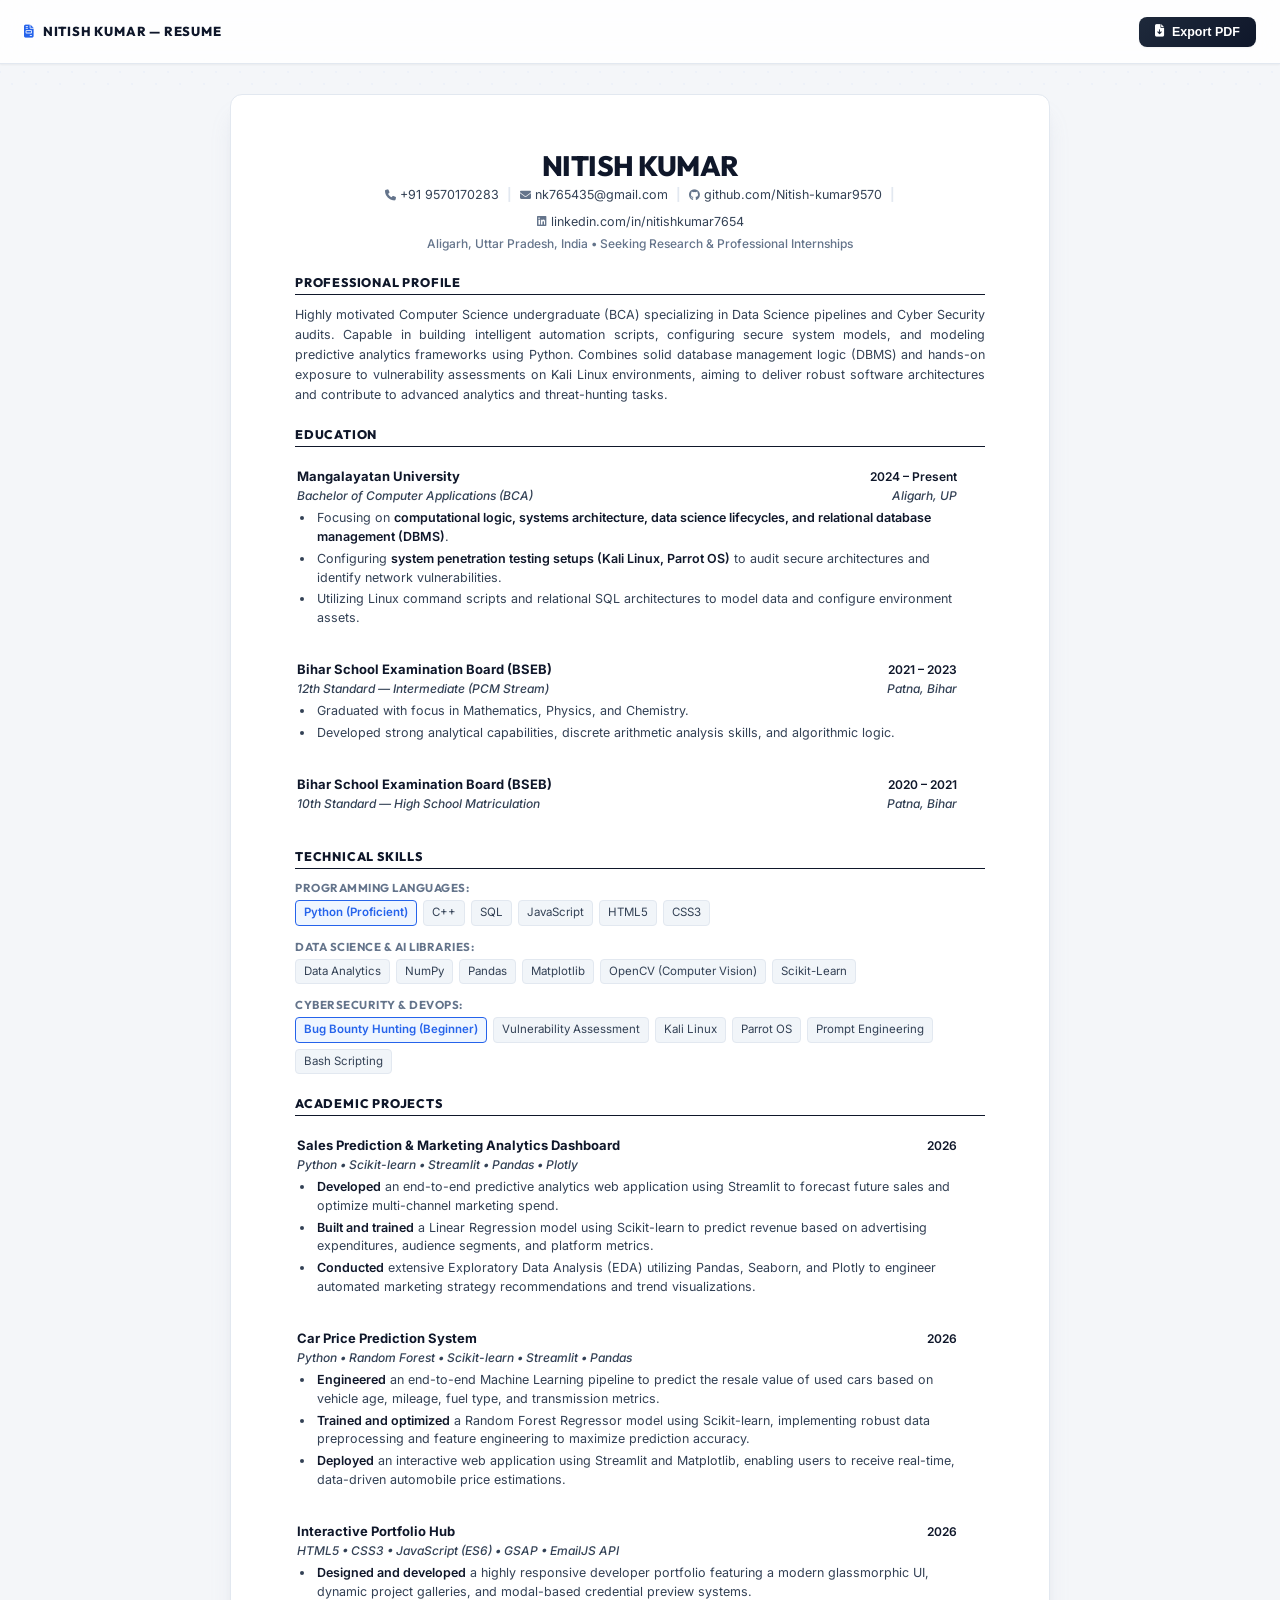
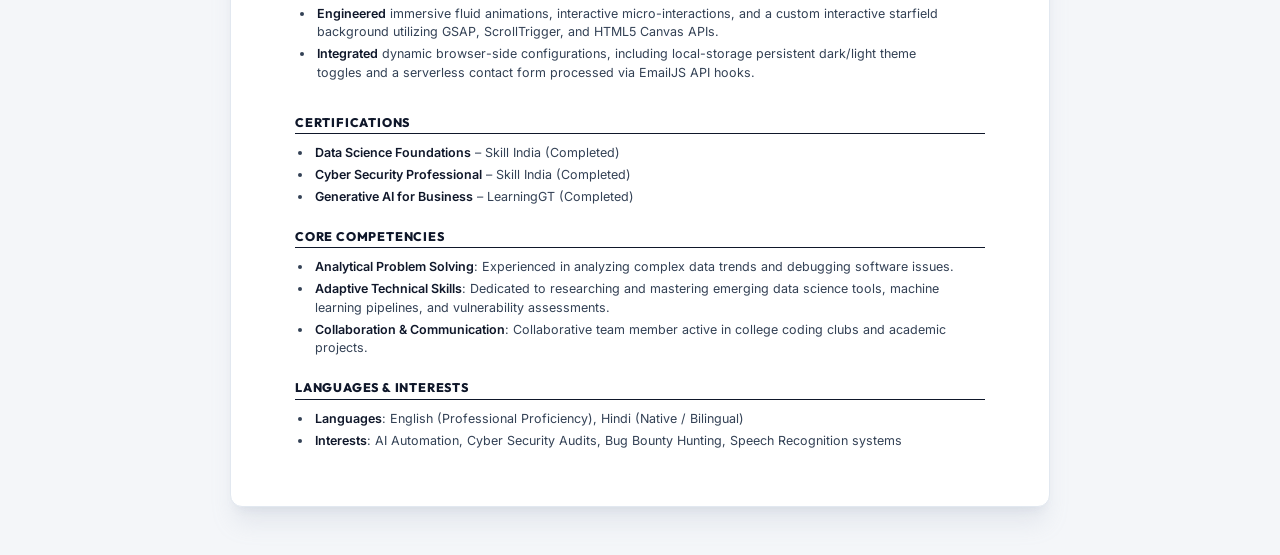
<file: resume/index.html>
<!DOCTYPE html>
<html lang="en">
<head>
  <meta charset="utf-8">
  <meta name="viewport" content="width=device-width, initial-scale=1">
  
  <!--
  <title>Nitish Kumar — Resume</title>
  -->
  <!-- SEO Optimization -->
  <meta name="description" content="Professional tech resume of Nitish Kumar. Single-column classic LaTeX template optimized for Workday/Lever ATS crawlers and elite recruiters in Data Science & Cybersecurity.">
  <meta name="keywords" content="Nitish Kumar, Resume, CV, Jake's Resume, LaTeX Style, Harvard Resume, ATS Friendly, BCA, Data Science, Cybersecurity, Python Developer, Aligarh, Mangalayatan University">
  <meta name="author" content="Nitish Kumar">

  <!-- Core Graphic Icons -->
  <link rel="stylesheet" href="https://cdnjs.cloudflare.com/ajax/libs/font-awesome/6.5.0/css/all.min.css">
  
  <!-- Core Stylesheet -->
  <link rel="stylesheet" href="style.css">
</head>
<body>

  <!-- ==========================================================================
       1. FLOATING CONTROL CONSOLE BAR (HIDDEN ON PRINT)
       ========================================================================== -->
  <header class="print-control-bar">
    <div class="control-bar-title">
      <i class="fas fa-file-invoice"></i>
      <span>NITISH KUMAR &mdash; RESUME</span>
    </div>
    
    <div class="control-actions">
      <!-- High-visibility Export PDF button -->
      <button class="btn-action btn-primary-action" onclick="window.print()" aria-label="Print or save resume as PDF">
        <i class="fas fa-file-arrow-down"></i>
        <span>Export PDF</span>
      </button>
    </div>
  </header>

  <!-- ==========================================================================
       2. CENTRAL A4 TYPESET RESUME PAPER 
       ========================================================================== -->
  <main class="resume-paper" id="resume-sheet">
    
    <!-- Copy helper hint -->
    <div class="copy-helper-hint">
      <i class="far fa-copy"></i> Click contact fields to copy
    </div>

    <!-- EXECUTIVE CONTACT HEADER -->
    <header class="resume-header">
      <h1 class="user-name">NITISH KUMAR</h1>
      
      <div class="contact-row">
        <!-- Phone (Copy value) -->
        <span class="contact-item" onclick="copyValue('+919570170283', 'Phone Number')" title="Click to copy Phone">
          <i class="fas fa-phone"></i> +91 9570170283
        </span>
        <span class="separator">|</span>
        <!-- Email (Copy value) -->
        <span class="contact-item" onclick="copyValue('nk765435@gmail.com', 'Email Address')" title="Click to copy Email">
          <i class="fas fa-envelope"></i> nk765435@gmail.com
        </span>
        <span class="separator">|</span>
        <!-- GitHub Link -->
        <a class="contact-item" href="https://github.com/Nitish-kumar9570" target="_blank" rel="noopener" title="Open GitHub Profile">
          <i class="fab fa-github"></i> github.com/Nitish-kumar9570
        </a>
        <span class="separator">|</span>
        <!-- LinkedIn Link -->
        <a class="contact-item" href="https://www.linkedin.com/in/nitishkumar7654/" target="_blank" rel="noopener" title="Open LinkedIn Profile">
          <i class="fab fa-linkedin"></i> linkedin.com/in/nitishkumar7654
        </a>
      </div>

      <div class="location-badge">
        Aligarh, Uttar Pradesh, India &bull; Seeking Research & Professional Internships
      </div>
    </header>

    <!-- SECTION: PROFESSIONAL PROFILE -->
    <section class="section-block">
      <h2 class="section-heading">Professional Profile</h2>
      <p class="objective-text">
        Highly motivated Computer Science undergraduate (BCA) specializing in Data Science pipelines and Cyber Security audits. Capable in building intelligent automation scripts, configuring secure system models, and modeling predictive analytics frameworks using Python. Combines solid database management logic (DBMS) and hands-on exposure to vulnerability assessments on Kali Linux environments, aiming to deliver robust software architectures and contribute to advanced analytics and threat-hunting tasks.
      </p>
    </section>

    <!-- SECTION: EDUCATION HISTORY -->
    <section class="section-block">
      <h2 class="section-heading">Education</h2>
      
      <!-- College -->
      <article class="entry-card">
        <div class="row-header">
          <h3 class="row-title">Mangalayatan University</h3>
          <span class="row-timeline">2024 &ndash; Present</span>
        </div>
        <div class="row-subheader">
          <span class="row-subtitle">Bachelor of Computer Applications (BCA)</span>
          <span class="row-location">Aligarh, UP</span>
        </div>
        <ul class="bullet-list">
          <li>Focusing on <b>computational logic, systems architecture, data science lifecycles, and relational database management (DBMS)</b>.</li>
          <li>Configuring <b>system penetration testing setups (Kali Linux, Parrot OS)</b> to audit secure architectures and identify network vulnerabilities.</li>
          <li>Utilizing Linux command scripts and relational SQL architectures to model data and configure environment assets.</li>
        </ul>
      </article>

      <!-- Intermediate -->
      <article class="entry-card">
        <div class="row-header">
          <h3 class="row-title">Bihar School Examination Board (BSEB)</h3>
          <span class="row-timeline">2021 &ndash; 2023</span>
        </div>
        <div class="row-subheader">
          <span class="row-subtitle">12th Standard — Intermediate (PCM Stream)</span>
          <span class="row-location">Patna, Bihar</span>
        </div>
        <ul class="bullet-list">
          <li>Graduated with focus in Mathematics, Physics, and Chemistry.</li>
          <li>Developed strong analytical capabilities, discrete arithmetic analysis skills, and algorithmic logic.</li>
        </ul>
      </article>

      <!-- High school -->
      <article class="entry-card">
        <div class="row-header">
          <h3 class="row-title">Bihar School Examination Board (BSEB)</h3>
          <span class="row-timeline">2020 &ndash; 2021</span>
        </div>
        <div class="row-subheader">
          <span class="row-subtitle">10th Standard — High School Matriculation</span>
          <span class="row-location">Patna, Bihar</span>
        </div>
      </article>
    </section>

    <section class="section-block">
      <h2 class="section-heading">Technical Skills</h2>
      <div class="skills-container">
        
        <div class="skills-row-block">
          <span class="skills-category-lbl">Programming Languages: </span>
          <div class="skills-badge-list">
            <span class="skill-badge skill-badge-highlight">Python (Proficient)</span>
            <span class="skill-badge">C++</span>
            <span class="skill-badge">SQL</span>
            <span class="skill-badge">JavaScript</span>
            <span class="skill-badge">HTML5</span>
            <span class="skill-badge">CSS3</span>
          </div>
        </div>

        <div class="skills-row-block">
          <span class="skills-category-lbl">Data Science & AI Libraries: </span>
          <div class="skills-badge-list">
            <span class="skill-badge">Data Analytics</span>
            <span class="skill-badge">NumPy</span>
            <span class="skill-badge">Pandas</span>
            <span class="skill-badge">Matplotlib</span>
            <span class="skill-badge">OpenCV (Computer Vision)</span>
            <span class="skill-badge">Scikit-Learn</span>
          </div>
        </div>

        <div class="skills-row-block">
          <span class="skills-category-lbl">Cybersecurity & DevOps: </span>
          <div class="skills-badge-list">
            <span class="skill-badge skill-badge-highlight">Bug Bounty Hunting (Beginner)</span>
            <span class="skill-badge">Vulnerability Assessment</span>
            <span class="skill-badge">Kali Linux</span>
            <span class="skill-badge">Parrot OS</span>
            <span class="skill-badge">Prompt Engineering</span>
            <span class="skill-badge">Bash Scripting</span>
          </div>
        </div>

      </div>
    </section>

    <!-- SECTION: ACADEMIC PROJECTS (JAKE'S LATEX Tech TEMPLATE - FULLY OPEN BULLETS) -->
    <section class="section-block">
      <h2 class="section-heading">Academic Projects</h2>
      
      <!-- Project 1 -->
      <article class="entry-card">
        <div class="row-header">
          <h3 class="row-title">Sales Prediction & Marketing Analytics Dashboard</h3>
          <span class="row-timeline">2026</span>
        </div>
        <div class="row-subheader">
          <span class="row-subtitle">Python &bull; Scikit-learn &bull; Streamlit &bull; Pandas &bull; Plotly</span>
        </div>
        <ul class="bullet-list">
          <li><b>Developed</b> an end-to-end predictive analytics web application using Streamlit to forecast future sales and optimize multi-channel marketing spend.</li>
          <li><b>Built and trained</b> a Linear Regression model using Scikit-learn to predict revenue based on advertising expenditures, audience segments, and platform metrics.</li>
          <li><b>Conducted</b> extensive Exploratory Data Analysis (EDA) utilizing Pandas, Seaborn, and Plotly to engineer automated marketing strategy recommendations and trend visualizations.</li>
        </ul>
      </article>

      <!-- Project 2 -->
      <article class="entry-card">
        <div class="row-header">
          <h3 class="row-title">Car Price Prediction System</h3>
          <span class="row-timeline">2026</span>
        </div>
        <div class="row-subheader">
          <span class="row-subtitle">Python &bull; Random Forest &bull; Scikit-learn &bull; Streamlit &bull; Pandas</span>
        </div>
        <ul class="bullet-list">
          <li><b>Engineered</b> an end-to-end Machine Learning pipeline to predict the resale value of used cars based on vehicle age, mileage, fuel type, and transmission metrics.</li>
          <li><b>Trained and optimized</b> a Random Forest Regressor model using Scikit-learn, implementing robust data preprocessing and feature engineering to maximize prediction accuracy.</li>
          <li><b>Deployed</b> an interactive web application using Streamlit and Matplotlib, enabling users to receive real-time, data-driven automobile price estimations.</li>
        </ul>
      </article>

      <!-- Project 3 -->
      <article class="entry-card">
        <div class="row-header">
          <h3 class="row-title">Interactive Portfolio Hub</h3>
          <span class="row-timeline">2026</span>
        </div>
        <div class="row-subheader">
          <span class="row-subtitle">HTML5 &bull; CSS3 &bull; JavaScript (ES6) &bull; GSAP &bull; EmailJS API</span>
        </div>
        <ul class="bullet-list">
          <li><b>Designed and developed</b> a highly responsive developer portfolio featuring a modern glassmorphic UI, dynamic project galleries, and modal-based credential preview systems.</li>
          <li><b>Engineered</b> immersive fluid animations, interactive micro-interactions, and a custom interactive starfield background utilizing GSAP, ScrollTrigger, and HTML5 Canvas APIs.</li>
          <li><b>Integrated</b> dynamic browser-side configurations, including local-storage persistent dark/light theme toggles and a serverless contact form processed via EmailJS API hooks.</li>
        </ul>
      </article>

    </section>

    <!-- SECTION: PROFESSIONAL CERTIFICATIONS -->
    <section class="section-block">
      <h2 class="section-heading">Certifications</h2>
      <ul class="bullet-list">
        <li><b>Data Science Foundations</b> &ndash; Skill India (Completed)</li>
        <li><b>Cyber Security Professional</b> &ndash; Skill India (Completed)</li>
        <li><b>Generative AI for Business</b> &ndash; LearningGT (Completed)</li>
      </ul>
    </section>

    <!-- SECTION: CORE COMPETENCIES -->
    <section class="section-block">
      <h2 class="section-heading">Core Competencies</h2>
      <ul class="bullet-list">
        <li><b>Analytical Problem Solving</b>: Experienced in analyzing complex data trends and debugging software issues.</li>
        <li><b>Adaptive Technical Skills</b>: Dedicated to researching and mastering emerging data science tools, machine learning pipelines, and vulnerability assessments.</li>
        <li><b>Collaboration & Communication</b>: Collaborative team member active in college coding clubs and academic projects.</li>
      </ul>
    </section>

    <!-- SECTION: LANGUAGES & INTERESTS -->
    <section class="section-block">
      <h2 class="section-heading">Languages & Interests</h2>
      <ul class="bullet-list">
        <li><b>Languages</b>: English (Professional Proficiency), Hindi (Native / Bilingual)</li>
        <li><b>Interests</b>: AI Automation, Cyber Security Audits, Bug Bounty Hunting, Speech Recognition systems</li>
      </ul>
    </section>

  </main>

  <!-- Success Notifications Toast -->
  <div class="clipboard-toast" id="clipboard-toast">
    <i class="fas fa-circle-check"></i>
    <span id="clipboard-toast-text">Copied successfully!</span>
  </div>

  <!-- Core Script Module -->
  <script src="script.js"></script>
</body>
</html>
</file>
<file: resume/style.css>
/* ==========================================================================
   Nitish Kumar — Professional Jake's LaTeX Tech Resume (Clean & Minimalist)
   ========================================================================== */

@import url('https://fonts.googleapis.com/css2?family=Inter:wght@300;400;500;600;700;800;900&family=Outfit:wght@400;500;600;700;800;900&family=Fira+Code:wght@400;500&display=swap');

:root {
  /* High-end corporate/academic typography */
  --font-sans: 'Inter', -apple-system, BlinkMacSystemFont, "Segoe UI", Roboto, Helvetica, Arial, sans-serif;
  --font-heading: 'Outfit', var(--font-sans);
  --font-mono: 'Fira Code', 'JetBrains Mono', monospace;

  /* Standard Light Theme Variables (Tactile Paper Aesthetic) */
  --bg-app: #f4f6f9;            /* Soft slate canvas background */
  --bg-grid: rgba(37, 99, 235, 0.03); /* Subtle blue branding grid */
  --bg-paper: #ffffff;          /* Pure white resume sheet */
  
  /* Component backgrounds (Screen-only) */
  --bg-card: #f8fafc;
  --bg-card-hover: #f1f5f9;
  --bg-badge: #f1f5f9;
  --bg-badge-highlight: #eff6ff;
  --bg-control: rgba(255, 255, 255, 0.85);
  
  /* Borders */
  --border-primary: #e2e8f0;    /* Slate-200 border */
  --border-accent: #0f172a;     /* Slate-900 for solid dividers */
  --border-highlight: #bfdbfe;  /* Light blue for skill metrics */
  
  /* Typography Colors */
  --text-primary: #0f172a;      /* Slate-900 primary headers */
  --text-secondary: #334155;    /* Slate-700 body text */
  --text-muted: #64748b;        /* Slate-500 secondary details */
  
  /* Primary Branding Accent */
  --accent: #2563eb;            /* Classic Corporate Blue */
  --accent-glow: rgba(37, 99, 235, 0.12);
  --accent-gradient: linear-gradient(135deg, #1e293b 0%, #0f172a 100%);
  
  /* Professional Shadows */
  --shadow-sm: 0 1px 2px 0 rgba(0, 0, 0, 0.05);
  --shadow-md: 0 4px 6px -1px rgba(0, 0, 0, 0.05), 0 2px 4px -2px rgba(0, 0, 0, 0.05);
  --shadow-paper: 0 20px 25px -5px rgba(148, 163, 184, 0.18), 0 8px 10px -6px rgba(148, 163, 184, 0.18);
  
  /* Transitions */
  --transition-smooth: all 0.25s cubic-bezier(0.4, 0, 0.2, 1);
  --transition-bounce: all 0.4s cubic-bezier(0.175, 0.885, 0.32, 1.15);
}

/* ==========================================================================
   1. GLOBAL RESET & BASE STYLING
   ========================================================================== */
* {
  box-sizing: border-box;
  margin: 0;
  padding: 0;
}

html, body {
  min-height: 100%;
  font-family: var(--font-sans);
  background-color: var(--bg-app);
  color: var(--text-secondary);
  line-height: 1.5;
  -webkit-font-smoothing: antialiased;
}

/* Screen tactile background grid pattern */
body::before {
  content: "";
  position: fixed;
  top: 0;
  left: 0;
  right: 0;
  bottom: 0;
  background-image: 
    radial-gradient(var(--bg-grid) 1.5px, transparent 1.5px),
    radial-gradient(var(--bg-grid) 1.5px, transparent 1.5px);
  background-size: 24px 24px;
  background-position: 0 0, 12px 12px;
  pointer-events: none;
  z-index: -1;
}

a {
  color: var(--accent);
  text-decoration: none;
  transition: var(--transition-smooth);
}

a:hover {
  text-decoration: underline;
  color: #1d4ed8;
}

/* Scrollbar */
::-webkit-scrollbar {
  width: 8px;
  height: 8px;
}
::-webkit-scrollbar-track {
  background: var(--bg-app);
}
::-webkit-scrollbar-thumb {
  background: var(--border-primary);
  border-radius: 99px;
  border: 2px solid var(--bg-app);
}
::-webkit-scrollbar-thumb:hover {
  background: var(--text-muted);
}

@keyframes fadeInUp {
  from {
    opacity: 0;
    transform: translateY(16px);
  }
  to {
    opacity: 1;
    transform: translateY(0);
  }
}

/* ==========================================================================
   2. STICKY GLASS ACTION BAR (CLEAN & MINIMALIST)
   ========================================================================== */
.print-control-bar {
  position: fixed;
  top: 0;
  left: 0;
  right: 0;
  height: 64px;
  background: var(--bg-control);
  backdrop-filter: blur(16px);
  -webkit-backdrop-filter: blur(16px);
  border-bottom: 1px solid var(--border-primary);
  z-index: 1000;
  display: flex;
  justify-content: space-between;
  align-items: center;
  padding: 0 24px;
  box-shadow: var(--shadow-sm);
}

.control-bar-title {
  font-family: var(--font-heading);
  font-size: 13px;
  font-weight: 800;
  letter-spacing: 0.8px;
  color: var(--text-primary);
  display: flex;
  align-items: center;
  gap: 8px;
}

.control-bar-title i {
  color: var(--accent);
}

.control-actions {
  display: flex;
  align-items: center;
  gap: 12px;
}

.btn-action {
  background: var(--bg-paper);
  color: var(--text-primary);
  border: 1px solid var(--border-primary);
  padding: 8px 16px;
  border-radius: 8px;
  font-size: 12.5px;
  font-weight: 600;
  cursor: pointer;
  display: inline-flex;
  align-items: center;
  gap: 8px;
  transition: var(--transition-bounce);
  box-shadow: var(--shadow-sm);
}

.btn-action:hover {
  border-color: var(--accent);
  transform: translateY(-2px);
  box-shadow: 0 4px 12px var(--accent-glow);
}

.btn-primary-action {
  background: var(--accent-gradient);
  color: #ffffff;
  border: none;
}

.btn-primary-action:hover {
  transform: translateY(-2px);
  box-shadow: 0 6px 16px rgba(15, 23, 42, 0.2);
}

/* ==========================================================================
   3. A4 TYPESET PAPER CONTAINER (JAKE'S LATEX Tech TEMPLATE)
   ========================================================================== */
.resume-paper {
  max-width: 820px;
  background-color: var(--bg-paper);
  border: 1px solid var(--border-primary);
  border-radius: 12px;
  box-shadow: var(--shadow-paper);
  margin: 94px auto 48px; /* Offset for control bar */
  padding: 56px 64px;     /* Harvard Executive margins (0.75 in) */
  transition: var(--transition-smooth);
  animation: fadeInUp 0.6s ease-out;
  position: relative;
  display: flex;
  flex-direction: column;
  gap: 20px;             /* Perfectly calculated spacing */
}

.copy-helper-hint {
  position: absolute;
  top: 16px;
  right: 16px;
  font-size: 11px;
  color: var(--text-muted);
  font-weight: 500;
  opacity: 0;
  transition: var(--transition-smooth);
  pointer-events: none;
  display: flex;
  align-items: center;
  gap: 4px;
}

.resume-paper:hover .copy-helper-hint {
  opacity: 0.6;
}

/* ==========================================================================
   4. LATEX EXECUTIVE HEADER
   ========================================================================== */
.resume-header {
  text-align: center;
  display: flex;
  flex-direction: column;
  align-items: center;
  gap: 4px;
}

.user-name {
  font-family: var(--font-heading);
  font-size: 28px;
  font-weight: 800;
  letter-spacing: -0.5px;
  color: var(--text-primary);
  line-height: 1.1;
  text-transform: uppercase;
}

.contact-row {
  display: flex;
  justify-content: center;
  flex-wrap: wrap;
  align-items: center;
  gap: 8px;
  font-size: 12.5px;
  color: var(--text-secondary);
}

.contact-item {
  color: var(--text-secondary);
  transition: var(--transition-smooth);
  cursor: pointer;
  display: inline-flex;
  align-items: center;
  gap: 4px;
}

.contact-item:hover {
  color: var(--accent);
  text-decoration: underline;
}

.contact-item i {
  font-size: 11px;
  color: var(--text-muted);
}

.contact-row .separator {
  color: var(--border-primary);
  user-select: none;
  font-weight: bold;
}

.location-badge {
  font-size: 12px;
  color: var(--text-muted);
  font-weight: 500;
}

/* ==========================================================================
   5. CLASSIC LATEX SECTION SEPARATORS
   ========================================================================== */
.section-block {
  width: 100%;
}

.section-heading {
  font-family: var(--font-heading);
  font-size: 12.5px;
  font-weight: 800;
  text-transform: uppercase;
  letter-spacing: 0.8px;
  color: var(--text-primary);
  border-bottom: 1.2px solid var(--border-accent); /* Thin LaTeX rule */
  padding-bottom: 2px;
  margin-bottom: 10px;
  width: 100%;
}

.objective-text {
  font-size: 12.5px;
  color: var(--text-secondary);
  line-height: 1.6;
  text-align: justify;
}

/* ==========================================================================
   6. LATEX ENTRIES (LEFT BOLD, RIGHT TIMELINE ALIGNED - WITH ACCENT HOVERS)
   ========================================================================== */
.entry-card {
  margin-bottom: 12px;
  width: 100%;
}

.entry-card:last-child {
  margin-bottom: 0;
}

@media screen {
  .entry-card {
    padding: 10px 14px;
    margin-left: -14px;
    margin-right: -14px;
    border-radius: 8px;
    transition: var(--transition-smooth);
    border-left: 2px solid transparent;
  }
  .entry-card:hover {
    background: var(--bg-card);
    border-left-color: var(--accent); /* Beautiful vertical blue accent line on hover */
    box-shadow: var(--shadow-sm);
  }
}

.row-header {
  display: flex;
  justify-content: space-between;
  align-items: baseline;
  margin-bottom: 1px;
}

.row-title {
  font-family: var(--font-sans);
  font-size: 13px;
  font-weight: 700;
  color: var(--text-primary);
}

.row-timeline {
  font-family: var(--font-sans);
  font-size: 12px;
  font-weight: 600;
  color: var(--text-primary);
}

.row-subheader {
  display: flex;
  justify-content: space-between;
  align-items: baseline;
  margin-bottom: 4px;
  font-size: 12px;
}

.row-subtitle {
  color: var(--text-secondary);
  font-style: italic;
  font-weight: 500;
}

.row-location {
  color: var(--text-secondary);
  font-style: italic;
  font-weight: 500;
}

/* Bullets */
.bullet-list {
  list-style-type: disc;
  margin-left: 18px;
  display: flex;
  flex-direction: column;
  gap: 3px;
}

.bullet-list li {
  font-size: 12.5px;
  color: var(--text-secondary);
  line-height: 1.5;
  padding-left: 2px;
}

.bullet-list li b {
  color: var(--text-primary);
  font-weight: 600;
}

/* ==========================================================================
   7. TECHNICAL SKILLS ROW ALIGNMENTS (OCR SCANNER SAFE)
   ========================================================================== */
.skills-container {
  display: flex;
  flex-direction: column;
  gap: 4px;
}

.skills-row-block {
  font-size: 12.5px;
  line-height: 1.5;
}

.skills-category-lbl {
  font-weight: 700;
  color: var(--text-primary);
}

.skills-badge-list {
  display: inline;
}

.skill-badge {
  color: var(--text-secondary);
  display: inline;
}

/* Web-only capsule styling on-screen */
@media screen {
  .skills-row-block {
    display: flex;
    flex-direction: column;
    gap: 4px;
    margin-bottom: 8px;
  }
  .skills-row-block:last-child {
    margin-bottom: 0;
  }
  .skills-category-lbl {
    font-family: var(--font-heading);
    font-size: 11.5px;
    text-transform: uppercase;
    color: var(--text-muted);
    letter-spacing: 0.5px;
  }
  .skills-badge-list {
    display: flex;
    flex-wrap: wrap;
    gap: 6px;
  }
  .skill-badge {
    background: var(--bg-badge);
    border: 1px solid var(--border-primary);
    padding: 3px 8px;
    border-radius: 4px;
    font-size: 11.5px;
    transition: var(--transition-bounce);
    display: inline-block;
  }
  .skill-badge:hover {
    border-color: var(--accent);
    color: var(--accent);
    transform: translateY(-1px);
    box-shadow: 0 2px 8px var(--accent-glow);
  }
  .skill-badge-highlight {
    border-color: var(--accent);
    background: var(--bg-badge-highlight);
    color: var(--accent);
    font-weight: 600;
  }
}

/* ==========================================================================
   8. TOAST NOTIFICATIONS
   ========================================================================== */
.clipboard-toast {
  position: fixed;
  bottom: 24px;
  left: 50%;
  transform: translateX(-50%) translateY(100px);
  background: var(--text-primary);
  color: var(--bg-paper);
  padding: 10px 24px;
  border-radius: 99px;
  font-size: 12px;
  font-weight: 600;
  box-shadow: 0 10px 25px rgba(0, 0, 0, 0.2);
  z-index: 2000;
  opacity: 0;
  display: flex;
  align-items: center;
  gap: 8px;
  transition: var(--transition-bounce);
}

.clipboard-toast.show {
  transform: translateX(-50%) translateY(0);
  opacity: 1;
}

.clipboard-toast i {
  color: #10b981;
}

/* ==========================================================================
   9. RESPONSIVE BREAKPOINTS (MOBILE VIEWPORT COMPATIBILITY)
   ========================================================================== */
@media screen and (max-width: 768px) {
  .resume-paper {
    margin: 80px 12px 24px;
    padding: 36px 20px;
  }
  
  .user-name {
    font-size: 24px;
  }

  .contact-row {
    gap: 4px 8px;
  }

  .row-header {
    flex-direction: column;
    align-items: flex-start;
    gap: 1px;
  }

  .row-timeline {
    margin-top: 1px;
  }
}

/* ==========================================================================
   10. HIGH-FIDELITY A4 PDF PRINT ENGINE (100% PARSED LATEX MATCH)
   ========================================================================== */
@page {
  size: A4;
  margin: 15mm 16mm; /* Harvard Standard printable margins */
}

@media print {
  html, body {
    background-color: #ffffff !important;
    background-image: none !important;
    color: #000000 !important;
    font-size: 11px !important;
    line-height: 1.45 !important;
    font-family: var(--font-sans) !important;
  }

  body::before {
    display: none !important;
  }

  /* Clear screen UI modules */
  .print-control-bar,
  .clipboard-toast,
  .copy-helper-hint,
  .contact-item i {
    display: none !important;
  }

  .resume-paper {
    margin: 0 !important;
    padding: 0 !important;
    border: none !important;
    box-shadow: none !important;
    width: 100% !important;
    max-width: 100% !important;
    background: #ffffff !important;
    animation: none !important;
    gap: 12px !important;
  }

  .user-name {
    font-size: 20px !important;
    color: #000000 !important;
    font-weight: 700 !important;
  }

  .contact-row {
    font-size: 10.5px !important;
    color: #000000 !important;
  }

  .contact-item {
    color: #000000 !important;
  }

  .location-badge {
    font-size: 10.5px !important;
    color: #000000 !important;
  }

  .section-block {
    margin-bottom: 8px !important;
  }

  .section-heading {
    font-size: 11.5px !important;
    border-bottom: 1.2px solid #000000 !important;
    color: #000000 !important;
    margin-bottom: 6px !important;
    font-weight: 700 !important;
  }

  .objective-text {
    font-size: 10.5px !important;
  }

  .entry-card {
    margin-bottom: 6px !important;
    padding: 0 !important;
    margin-left: 0 !important;
    margin-right: 0 !important;
    border-left: none !important;
    background: none !important;
    box-shadow: none !important;
  }

  .row-title {
    font-size: 11px !important;
    color: #000000 !important;
    font-weight: 700 !important;
  }

  .row-timeline {
    font-size: 10.5px !important;
    color: #000000 !important;
    font-weight: 700 !important;
  }

  .row-subheader {
    font-size: 10px !important;
    margin-bottom: 2px !important;
  }

  .row-subtitle, .row-location {
    color: #000000 !important;
  }

  .bullet-list {
    margin-left: 14px !important;
    gap: 1px !important;
  }

  .bullet-list li {
    font-size: 10.5px !important;
    color: #000000 !important;
  }

  /* technical skills print formatting overrides */
  .skills-row-block {
    font-size: 10.5px !important;
    line-height: 1.45 !important;
    margin-bottom: 0 !important;
    display: block !important;
  }

  .skills-category-lbl {
    font-size: 10.5px !important;
    color: #000000 !important;
    font-weight: 700 !important;
  }

  .skills-badge-list {
    display: inline !important;
  }

  .skill-badge {
    display: inline !important;
    border: none !important;
    background: none !important;
    padding: 0 !important;
    color: #000000 !important;
    font-size: 10.5px !important;
  }

  .skill-badge::after {
    content: ", " !important;
  }

  .skill-badge:last-child::after {
    content: "" !important;
  }
}
</file>
